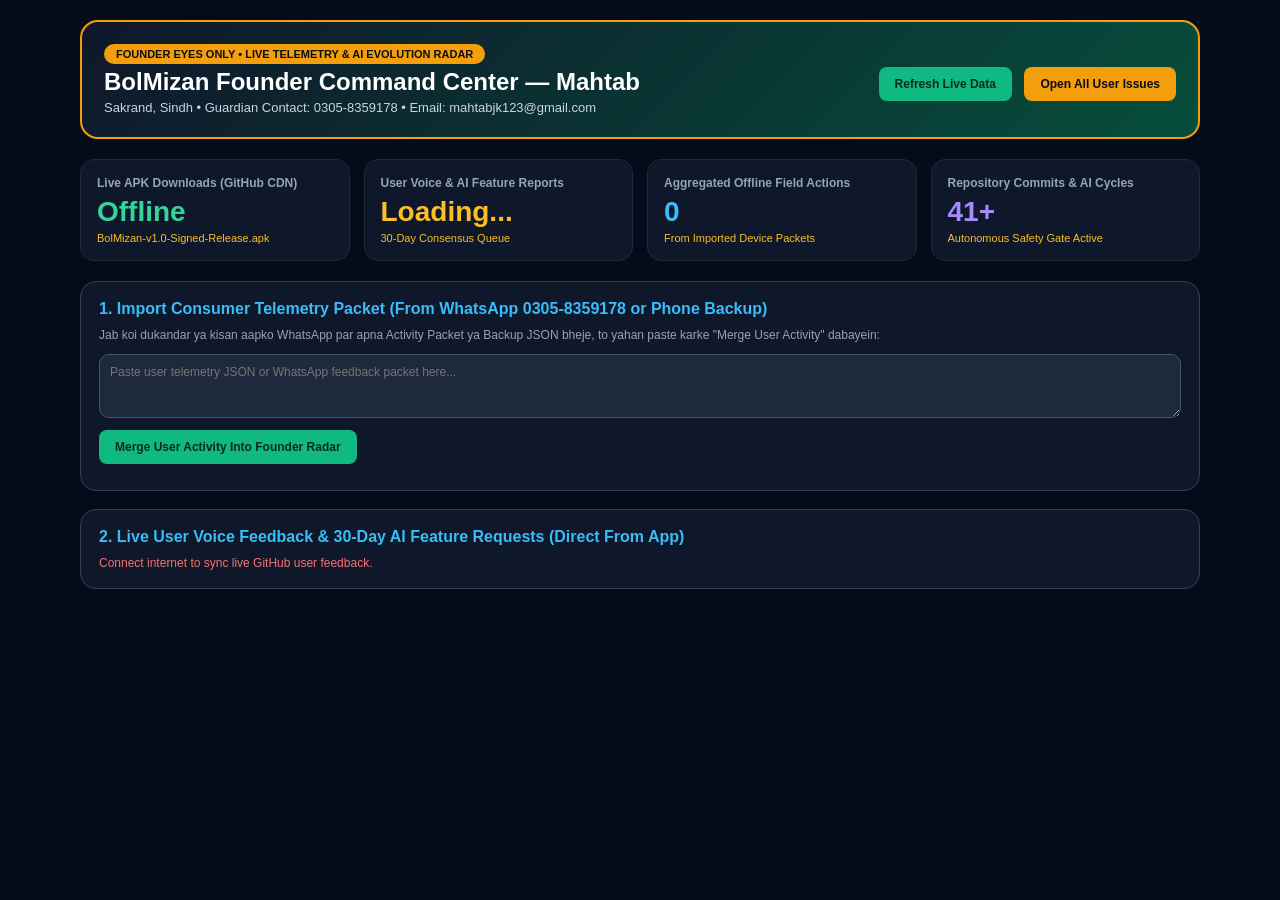
<file: FOUNDER_COMMAND_RADAR.html>
<!DOCTYPE html>
<html lang="en">
<head>
  <meta charset="UTF-8" />
  <meta name="viewport" content="width=device-width, initial-scale=1.0" />
  <title>Mahtab — BolMizan Founder Command Radar</title>
  <style>
    * { box-sizing: border-box; font-family: 'Segoe UI', Tahoma, sans-serif; }
    body { margin: 0; background: #060b19; color: #f8fafc; padding: 20px; }
    .container { max-width: 1120px; margin: 0 auto; }
    .header { background: linear-gradient(135deg, #0f172a, #064e3b); border: 2px solid #f59e0b; border-radius: 18px; padding: 22px; display: flex; justify-content: space-between; align-items: center; flex-wrap: wrap; gap: 12px; margin-bottom: 20px; }
    .badge { background: #f59e0b; color: #090d16; font-weight: 900; padding: 4px 12px; border-radius: 999px; font-size: 11px; text-transform: uppercase; }
    h1 { margin: 6px 0 4px; font-size: 24px; color: #ffffff; }
    .sub { font-size: 13px; color: #cbd5e1; }
    .grid-4 { display: grid; grid-template-columns: repeat(auto-fit, minmax(220px, 1fr)); gap: 14px; margin-bottom: 20px; }
    .kpi { background: #0f172a; border: 1px solid #1e293b; border-radius: 14px; padding: 16px; }
    .kpi-label { font-size: 12px; color: #94a3b8; font-weight: 600; }
    .kpi-val { font-size: 28px; font-weight: 900; color: #34d399; margin-top: 6px; }
    .kpi-sub { font-size: 11px; color: #fbbf24; margin-top: 4px; }
    .panel { background: #0f172a; border: 1px solid #334155; border-radius: 16px; padding: 18px; margin-bottom: 18px; }
    .panel h2 { margin: 0 0 10px; font-size: 16px; color: #38bdf8; }
    textarea { width: 100%; background: #1e293b; color: #f8fafc; border: 1px solid #475569; border-radius: 10px; padding: 10px; font-size: 12px; }
    button { background: #10b981; color: #052e16; font-weight: 800; border: none; border-radius: 8px; padding: 10px 16px; font-size: 12px; cursor: pointer; margin-top: 8px; }
    button.secondary { background: #f59e0b; color: #090d16; margin-left: 8px; }
    .issue-item { background: #1e293b; border-left: 4px solid #f59e0b; padding: 12px; border-radius: 8px; margin-bottom: 10px; }
    .issue-title { font-weight: 800; font-size: 13px; color: #fbbf24; }
    .issue-body { font-size: 12px; color: #cbd5e1; margin-top: 4px; white-space: pre-wrap; }
  </style>
</head>
<body>
  <div class="container">
    <div class="header">
      <div>
        <span class="badge">Founder Eyes Only • Live Telemetry & AI Evolution Radar</span>
        <h1>BolMizan Founder Command Center — Mahtab</h1>
        <div class="sub">Sakrand, Sindh • Guardian Contact: 0305-8359178 • Email: mahtabjk123@gmail.com</div>
      </div>
      <div>
        <button onclick="loadLiveGitHubTelemetry()">Refresh Live Data</button>
        <button class="secondary" onclick="window.open('https://github.com', '_blank')">Open All User Issues</button>
      </div>
    </div>

    <div class="grid-4">
      <div class="kpi">
        <div class="kpi-label">Live APK Downloads (GitHub CDN)</div>
        <div class="kpi-val" id="kpi-downloads">Loading...</div>
        <div class="kpi-sub">BolMizan-v1.0-Signed-Release.apk</div>
      </div>
      <div class="kpi">
        <div class="kpi-label">User Voice & AI Feature Reports</div>
        <div class="kpi-val" id="kpi-issues" style="color:#fbbf24;">Loading...</div>
        <div class="kpi-sub">30-Day Consensus Queue</div>
      </div>
      <div class="kpi">
        <div class="kpi-label">Aggregated Offline Field Actions</div>
        <div class="kpi-val" id="kpi-actions" style="color:#38bdf8;">0</div>
        <div class="kpi-sub">From Imported Device Packets</div>
      </div>
      <div class="kpi">
        <div class="kpi-label">Repository Commits & AI Cycles</div>
        <div class="kpi-val" id="kpi-commits" style="color:#a78bfa;">41+</div>
        <div class="kpi-sub">Autonomous Safety Gate Active</div>
      </div>
    </div>

    <div class="panel">
      <h2>1. Import Consumer Telemetry Packet (From WhatsApp 0305-8359178 or Phone Backup)</h2>
      <p style="font-size:12px; color:#94a3b8; margin-top:0;">
        Jab koi dukandar ya kisan aapko WhatsApp par apna Activity Packet ya Backup JSON bheje, to yahan paste karke "Merge User Activity" dabayein:
      </p>
      <textarea id="packet-input" rows="3" placeholder='Paste user telemetry JSON or WhatsApp feedback packet here...'></textarea>
      <button onclick="importUserPacket()">Merge User Activity Into Founder Radar</button>
      <div id="import-status" style="font-size:12px; color:#34d399; margin-top:8px; font-weight:700;"></div>
    </div>

    <div class="panel">
      <h2>2. Live User Voice Feedback & 30-Day AI Feature Requests (Direct From App)</h2>
      <div id="issues-list">Fetching live user submissions from GitHub...</div>
    </div>
  </div>

  <script>
    const REPO = 'mahtabjk123-afk/final';
    let mergedActions = Number(localStorage.getItem('founder_merged_actions') || '0');
    document.getElementById('kpi-actions').innerText = mergedActions.toLocaleString();

    async function loadLiveGitHubTelemetry() {
      try {
        const relRes = await fetch(`https://github.com{REPO}/releases`);
        const releases = await relRes.json();
        let totalDownloads = 0;
        if (Array.isArray(releases)) {
          releases.forEach(r => {
            if (Array.isArray(r.assets)) {
              r.assets.forEach(a => { totalDownloads += (a.download_count || 0); });
            }
          });
        }
        document.getElementById('kpi-downloads').innerText = totalDownloads.toLocaleString();
      } catch {
        document.getElementById('kpi-downloads').innerText = 'Offline';
      }

      try {
        const issRes = await fetch(`https://github.com{REPO}/issues?state=all&per_page=30`);
        const issues = await issRes.json();
        const container = document.getElementById('issues-list');
        if (Array.isArray(issues)) {
          document.getElementById('kpi-issues').innerText = issues.length;
          if (issues.length === 0) {
            container.innerHTML = '<div style="font-size:12px; color:#94a3b8;">No remote issues yet. Ask Sakrand merchants to tap "Send to AI Agent" in the app!</div>';
          } else {
            container.innerHTML = issues.map(i => `
              <div class="issue-item">
                <div class="issue-title">${i.title} <span style="font-size:10px; color:#94a3b8;">(${new Date(i.created_at).toLocaleDateString()})</span></div>
                <div class="issue-body">${(i.body || '').slice(0, 320)}</div>
              </div>
            `).join('');
          }
        }
      } catch {
        document.getElementById('issues-list').innerHTML = '<div style="font-size:12px; color:#f87171;">Connect internet to sync live GitHub user feedback.</div>';
      }
    }

    function importUserPacket() {
      const raw = document.getElementById('packet-input').value.trim();
      if (!raw) return;
      let added = 1;
      try {
        const parsed = JSON.parse(raw);
        if (Array.isArray(parsed)) added = parsed.length;
        else if (parsed.totalEvents) added = Number(parsed.totalEvents);
        else if (parsed.records) added = Object.keys(parsed.records).length * 5;
      } catch {
        const match = raw.match(/(\d+)\s*events/i);
        if (match) added = Number(match);
      }
      mergedActions += added;
      localStorage.setItem('founder_merged_actions', String(mergedActions));
      document.getElementById('kpi-actions').innerText = mergedActions.toLocaleString();
      document.getElementById('packet-input').value = '';
      document.getElementById('import-status').innerText = `Merged +${added} consumer field actions into your Founder Radar!`;
    }

    loadLiveGitHubTelemetry();
  </script>
</body>
</html>
</file>
